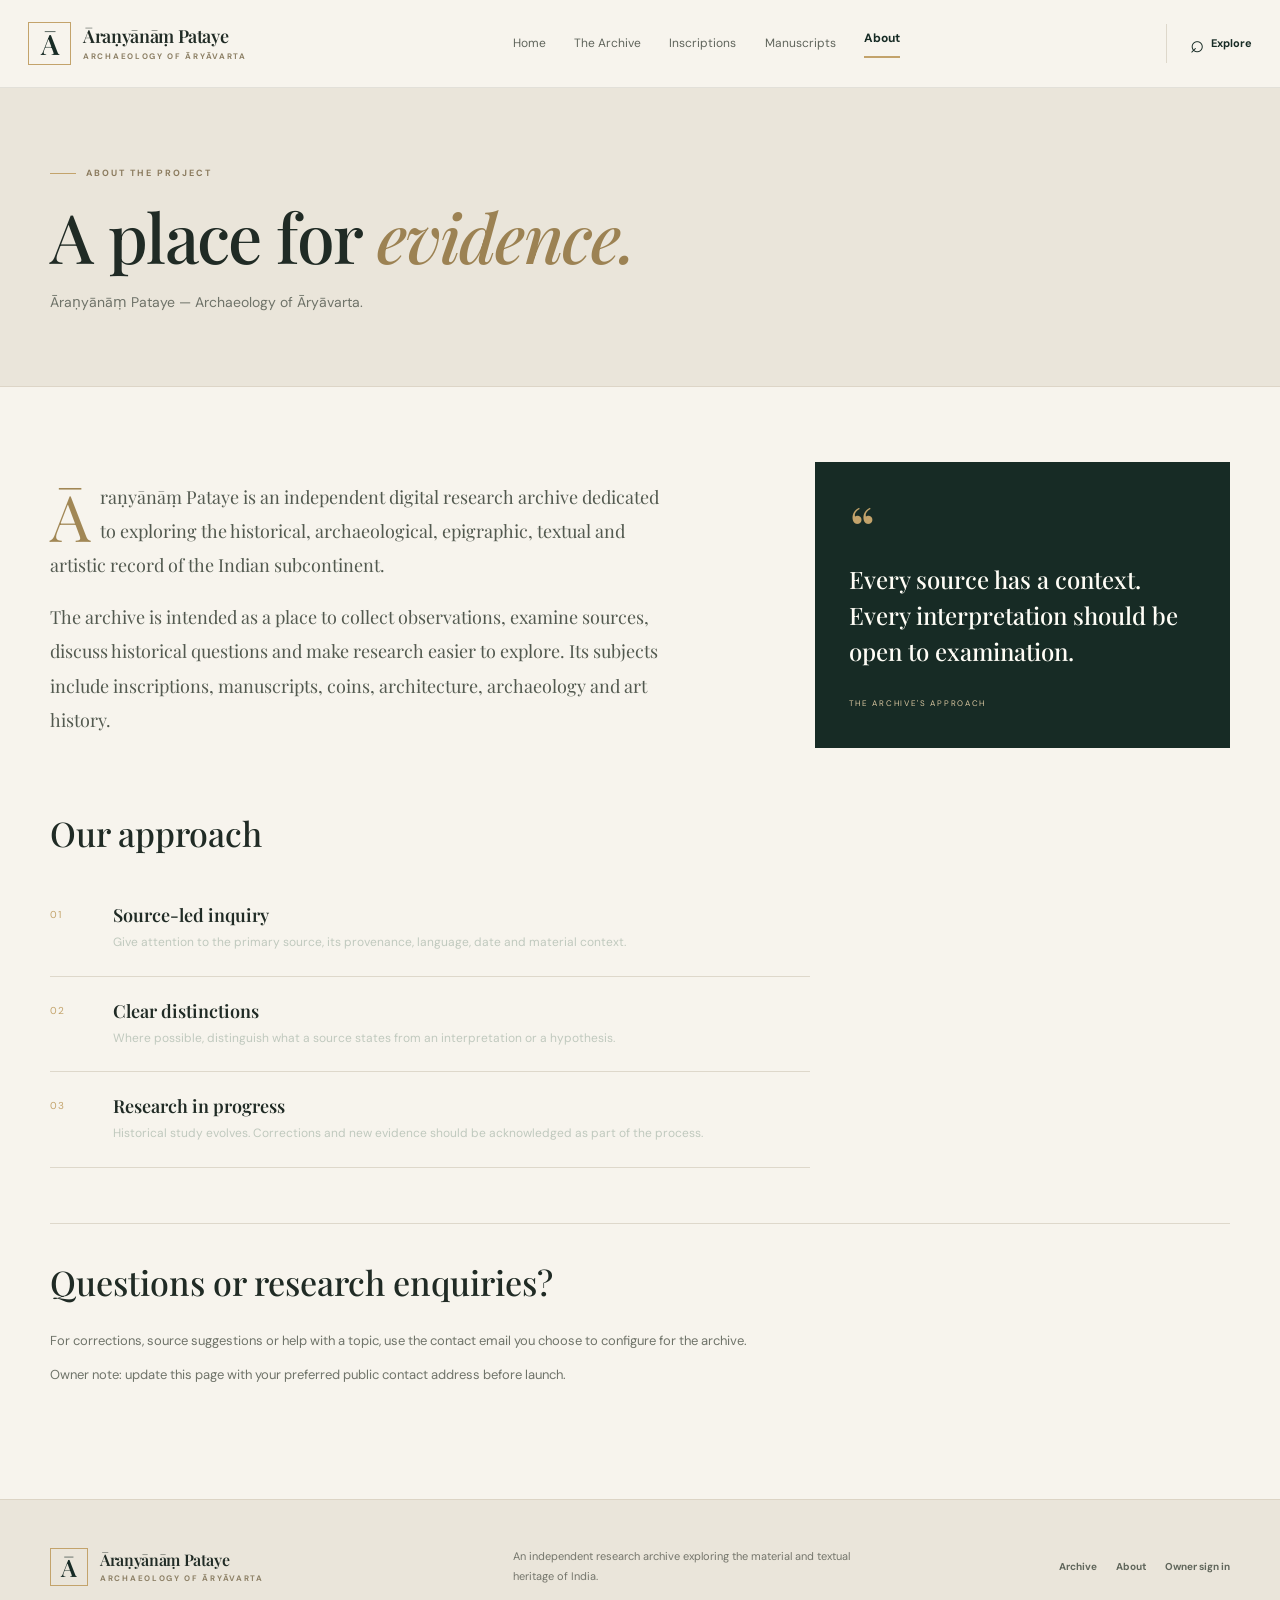
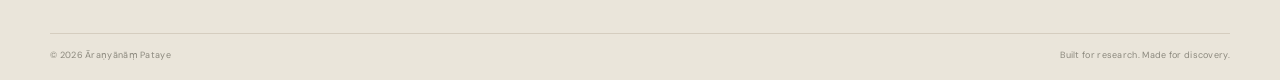
<file: about.html>
<!doctype html>
<html lang="en">
<head><meta charset="utf-8"><meta name="viewport" content="width=device-width, initial-scale=1"><meta name="description" content="About Āraṇyānāṃ Pataye, an independent research archive."><title>About — Āraṇyānāṃ Pataye</title><link rel="preconnect" href="https://fonts.googleapis.com"><link rel="preconnect" href="https://fonts.gstatic.com" crossorigin><link href="https://fonts.googleapis.com/css2?family=DM+Sans:wght@400;500;600;700&family=Playfair+Display:wght@500;600;700&display=swap" rel="stylesheet"><link rel="stylesheet" href="style.css"></head>
<body><header class="site-header"><a class="brand" href="index.html"><span class="brand-mark">Ā</span><span><strong>Āraṇyānāṃ Pataye</strong><small>ARCHAEOLOGY OF ĀRYĀVARTA</small></span></a><button class="menu-toggle" id="menuToggle" aria-label="Open navigation" aria-expanded="false">☰</button><nav class="main-nav" id="mainNav"><a href="index.html">Home</a><a href="articles.html">The Archive</a><a href="articles.html?category=Inscriptions">Inscriptions</a><a href="articles.html?category=Manuscripts">Manuscripts</a><a class="active" href="about.html">About</a></nav><a class="header-search" href="articles.html">⌕ <span>Explore</span></a></header>
<main><section class="page-masthead"><div class="wrap"><p class="eyebrow"><span class="eyebrow-line"></span> ABOUT THE PROJECT</p><h1>A place for <em>evidence.</em></h1><p>Āraṇyānāṃ Pataye — Archaeology of Āryāvarta.</p></div></section><section class="about-body wrap"><div class="about-lead"><p class="dropcap">Āraṇyānāṃ Pataye is an independent digital research archive dedicated to exploring the historical, archaeological, epigraphic, textual and artistic record of the Indian subcontinent.</p><p>The archive is intended as a place to collect observations, examine sources, discuss historical questions and make research easier to explore. Its subjects include inscriptions, manuscripts, coins, architecture, archaeology and art history.</p></div><aside class="about-quote"><span>“</span><p>Every source has a context. Every interpretation should be open to examination.</p><small>THE ARCHIVE'S APPROACH</small></aside><div class="about-principles"><h2>Our approach</h2><div class="principle"><span>01</span><div><h3>Source-led inquiry</h3><p>Give attention to the primary source, its provenance, language, date and material context.</p></div></div><div class="principle"><span>02</span><div><h3>Clear distinctions</h3><p>Where possible, distinguish what a source states from an interpretation or a hypothesis.</p></div></div><div class="principle"><span>03</span><div><h3>Research in progress</h3><p>Historical study evolves. Corrections and new evidence should be acknowledged as part of the process.</p></div></div></div><div class="about-contact"><h2>Questions or research enquiries?</h2><p>For corrections, source suggestions or help with a topic, use the contact email you choose to configure for the archive.</p><p class="muted-note">Owner note: update this page with your preferred public contact address before launch.</p></div></section></main>
<footer class="site-footer"><div class="wrap footer-top"><a class="brand brand-footer" href="index.html"><span class="brand-mark">Ā</span><span><strong>Āraṇyānāṃ Pataye</strong><small>ARCHAEOLOGY OF ĀRYĀVARTA</small></span></a><p>An independent research archive exploring the material and textual heritage of India.</p><div class="footer-links"><a href="articles.html">Archive</a><a href="about.html">About</a><a href="admin.html">Owner sign in</a></div></div><div class="wrap footer-bottom"><span>© <span id="year"></span> Āraṇyānāṃ Pataye</span><span>Built for research. Made for discovery.</span></div></footer><script type="module" src="app.js"></script></body></html>
</file>
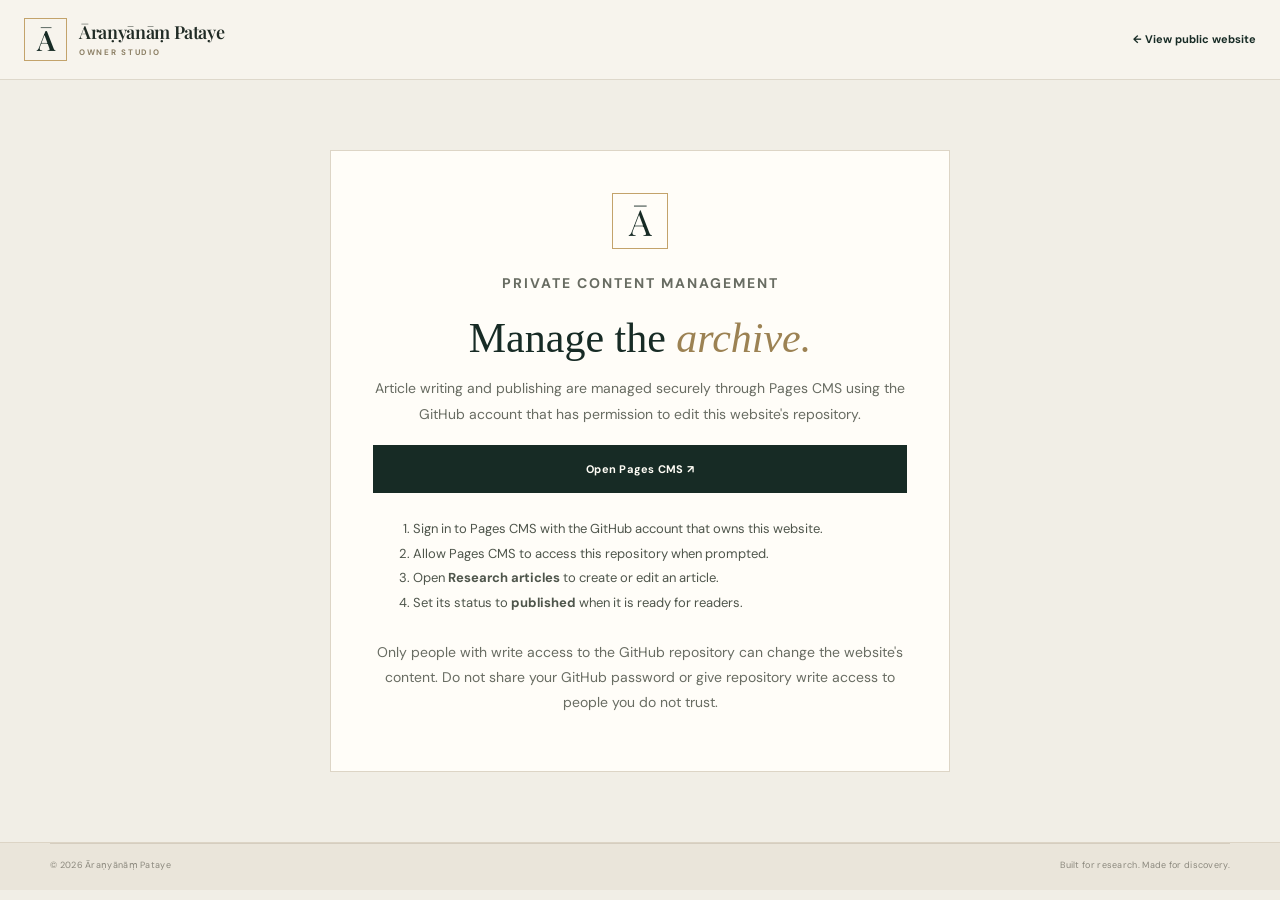
<file: admin.html>
<!doctype html>
<html lang="en">
<head>
  <meta charset="utf-8">
  <meta name="viewport" content="width=device-width, initial-scale=1">
  <meta name="robots" content="noindex,nofollow">
  <meta name="theme-color" content="#172b25">
  <title>Owner Studio — Āraṇyānāṃ Pataye</title>
  <link rel="preconnect" href="https://fonts.googleapis.com">
  <link rel="preconnect" href="https://fonts.gstatic.com" crossorigin>
  <link href="https://fonts.googleapis.com/css2?family=DM+Sans:wght@400;500;600;700&family=Playfair+Display:wght@500;600;700&display=swap" rel="stylesheet">
  <link rel="stylesheet" href="style.css">
  <style>
    .cms-panel{width:min(620px,calc(100% - 32px));margin:70px auto;background:#fffdf8;padding:42px;border:1px solid #ddd5c6;text-align:center}
    .cms-panel h1{font:500 42px/1.15 Georgia,serif;margin:10px 0 14px;color:#172b25}
    .cms-panel h1 em{color:#9c8253}.cms-panel p{font-size:14px;line-height:1.8;color:#686c62}
    .cms-steps{text-align:left;line-height:1.9;font-size:13px;color:#4e554b;margin:24px 0}
    @media(max-width:520px){.cms-panel{padding:28px 20px;margin:35px auto}.cms-panel h1{font-size:34px}}
  </style>
</head>
<body class="admin-body">
  <header class="admin-topbar">
    <a class="brand" href="index.html"><span class="brand-mark">Ā</span><span><strong>Āraṇyānāṃ Pataye</strong><small>OWNER STUDIO</small></span></a>
    <a class="text-link" href="index.html">← View public website</a>
  </header>
  <main class="cms-panel">
    <div class="login-emblem">Ā</div>
    <p class="eyebrow centered">PRIVATE CONTENT MANAGEMENT</p>
    <h1>Manage the <em>archive.</em></h1>
    <p>Article writing and publishing are managed securely through Pages CMS using the GitHub account that has permission to edit this website's repository.</p>
    <a class="button button-dark full-button" href="https://app.pagescms.org/" target="_blank" rel="noopener">Open Pages CMS ↗</a>
    <ol class="cms-steps">
      <li>Sign in to Pages CMS with the GitHub account that owns this website.</li>
      <li>Allow Pages CMS to access this repository when prompted.</li>
      <li>Open <strong>Research articles</strong> to create or edit an article.</li>
      <li>Set its status to <strong>published</strong> when it is ready for readers.</li>
    </ol>
    <p class="muted-note">Only people with write access to the GitHub repository can change the website's content. Do not share your GitHub password or give repository write access to people you do not trust.</p>
  </main>
  <footer class="site-footer"><div class="wrap footer-bottom"><span>© <span id="year"></span> Āraṇyānāṃ Pataye</span><span>Built for research. Made for discovery.</span></div></footer>
  <script>document.getElementById('year').textContent = new Date().getFullYear();</script>
</body>
</html>
</file>
<file: style.css>
/* ĀRAṆYĀNĀṂ PATAYE — editorial heritage archive */
:root{--ink:#202b25;--forest:#172b25;--forest-2:#243c32;--gold:#c3a36b;--gold-light:#e2d0a8;--paper:#f7f4ed;--paper-2:#eee8dc;--white:#fffdf8;--muted:#77796f;--line:#ded8cb;--serif:"Playfair Display",Georgia,serif;--sans:"DM Sans",Arial,sans-serif;--shadow:0 18px 50px rgba(24,35,28,.09)}
*{box-sizing:border-box}html{scroll-behavior:smooth}body{margin:0;background:var(--paper);color:var(--ink);font-family:var(--sans);font-size:15px;line-height:1.65}img{max-width:100%;display:block}a{color:inherit;text-decoration:none}button,input,select,textarea{font:inherit}button,a,select{ -webkit-tap-highlight-color:transparent}button{cursor:pointer}.wrap{width:min(1180px,calc(100% - 56px));margin-inline:auto}.hidden{display:none!important}.sr-only{position:absolute;width:1px;height:1px;padding:0;margin:-1px;overflow:hidden;clip:rect(0,0,0,0);white-space:nowrap;border:0}
.announcement{height:31px;background:var(--forest);color:#d8c9a8;display:flex;align-items:center;justify-content:center;gap:14px;font-size:9px;font-weight:700;letter-spacing:1.7px}.announcement span{color:var(--gold)}
.site-header{height:88px;display:flex;align-items:center;justify-content:space-between;padding:0 max(28px,calc((100% - 1280px)/2));gap:28px;background:var(--paper);border-bottom:1px solid rgba(44,55,46,.1);position:relative;z-index:20}.brand{display:inline-flex;align-items:center;gap:12px;flex-shrink:0}.brand-mark{width:43px;height:43px;border:1px solid var(--gold);color:var(--forest);display:grid;place-items:center;font:600 28px var(--serif);line-height:1}.brand strong{display:block;font:600 18px var(--serif);letter-spacing:-.35px;white-space:nowrap}.brand small{display:block;font-size:8px;letter-spacing:1.7px;font-weight:700;color:#8d8066;margin-top:2px}.main-nav{display:flex;align-items:center;gap:clamp(15px,2.2vw,32px)}.main-nav a{font-size:12px;color:#60655c;transition:color .2s;white-space:nowrap}.main-nav a:hover,.main-nav a.active{color:var(--forest);font-weight:700}.main-nav a.active:after{content:"";display:block;height:2px;background:var(--gold);margin-top:8px}.header-search{border-left:1px solid var(--line);padding-left:23px;font-size:24px;display:flex;gap:7px;align-items:center;color:var(--forest)}.header-search span{font-size:11px;font-weight:700}.menu-toggle{display:none;border:1px solid var(--line);background:transparent;padding:8px 11px;color:var(--forest)}
.hero{min-height:640px;height:min(760px,76vw);position:relative;overflow:hidden;background:#172a24;color:#fff}.hero-image{position:absolute;inset:0;background-image:url("https://images.unsplash.com/photo-1603565816030-6b389eeb23cb?auto=format&fit=crop&w=2200&q=90");background-size:cover;background-position:center 46%;filter:saturate(.72)}.hero-shade{position:absolute;inset:0;background:linear-gradient(90deg,rgba(12,28,23,.94) 0%,rgba(14,30,25,.8) 42%,rgba(14,30,25,.24) 100%),linear-gradient(0deg,rgba(14,30,25,.55),transparent 42%)}.hero-content{position:relative;z-index:1;padding-top:clamp(90px,12vw,154px)}.eyebrow{display:flex;align-items:center;gap:10px;font-size:9px;font-weight:700;letter-spacing:2px;color:#8b7b5e;margin:0 0 18px}.eyebrow.light{color:#d9c7a1}.eyebrow.centered{justify-content:center}.eyebrow-line{width:26px;height:1px;background:var(--gold);display:inline-block}.hero h1{font:500 clamp(42px,6.2vw,78px)/1.1 var(--serif);letter-spacing:-1.8px;margin:0;max-width:780px}.hero h1 em,.intro-grid h2 em,.closing-cta h2 em,.page-masthead h1 em,.dashboard-heading h1 em,.login-panel h1 em{color:var(--gold-light);font-weight:500}.hero-copy{font-size:15px;line-height:1.9;color:#e0e4dc;max-width:510px;margin:25px 0 30px}.hero-actions{display:flex;align-items:center;gap:30px}.button{min-height:48px;display:inline-flex;justify-content:center;align-items:center;gap:22px;padding:0 22px;border:1px solid transparent;font-size:11px;letter-spacing:.25px;font-weight:700;transition:transform .2s,background .2s,color .2s,border-color .2s}.button:hover{transform:translateY(-2px)}.button span{font-size:17px}.button-gold{background:var(--gold);color:#17261f}.button-gold:hover{background:#d3b780}.button-dark{background:var(--forest);color:#fffdf6}.button-dark:hover{background:#2d473a}.button-outline{border-color:#bdb5a5;background:transparent;color:var(--forest)}.button-outline:hover{background:var(--paper-2)}.text-link{display:inline-flex;align-items:center;gap:12px;font-size:11px;font-weight:700;border:0;background:none;padding:0;color:var(--forest)}.text-link span{font-size:16px;transition:transform .2s}.text-link:hover span{transform:translate(3px,-2px)}.light-link{color:#fff}.hero-note{margin-top:68px;color:#d3d7ce;font-size:10px;letter-spacing:.7px;display:flex;align-items:center;gap:10px}.note-dot{width:6px;height:6px;border-radius:50%;background:var(--gold)}.hero-index{position:absolute;right:30px;bottom:28px;font-size:9px;letter-spacing:2px;color:#d6d9cf}.hero-index span{color:var(--gold)}
.intro-section{padding-top:108px;padding-bottom:110px}.section-kicker{display:flex;align-items:center;gap:12px;color:#887b64;font-size:9px;font-weight:700;letter-spacing:1.8px}.section-kicker>span:first-child{color:var(--gold)}.kicker-rule{height:1px;width:32px;background:var(--gold)}.intro-grid{display:grid;grid-template-columns:1.1fr .9fr;gap:10%;align-items:end;margin-top:35px}.intro-grid h2,.section-heading h2,.closing-cta h2{font:500 clamp(34px,4.4vw,52px)/1.2 var(--serif);letter-spacing:-1px;margin:0}.intro-grid h2 em,.closing-cta h2 em{color:#9e8556}.intro-copy p{color:#666c63;line-height:1.95;margin:0 0 22px;font-size:14px}.featured-section{background:#efebe2;padding:92px 0 105px}.section-heading{display:flex;align-items:end;justify-content:space-between;gap:30px;margin-bottom:34px}.section-heading h2{font-size:clamp(32px,4vw,44px)}.section-heading .eyebrow{margin-bottom:12px}.article-grid{display:grid;grid-template-columns:repeat(3,minmax(0,1fr));gap:24px}.article-card{background:var(--white);border:1px solid rgba(60,62,51,.09);min-width:0;transition:transform .25s,box-shadow .25s}.article-card:hover{transform:translateY(-4px);box-shadow:var(--shadow)}.card-image-link{display:block}.card-image{height:225px;position:relative;overflow:hidden;background:#d9d1c1}.card-image img{width:100%;height:100%;object-fit:cover;transition:transform .5s}.article-card:hover .card-image img{transform:scale(1.04)}.card-image-arrow{position:absolute;right:14px;bottom:14px;width:34px;height:34px;display:grid;place-items:center;background:var(--paper);color:var(--forest);font-size:18px}.card-body{padding:23px 24px 25px}.card-meta{display:flex;align-items:center;justify-content:space-between;gap:10px;font-size:9px;color:#8b8a7f;letter-spacing:.6px}.category-label{color:#98794a;text-transform:uppercase;font-size:9px;font-weight:700;letter-spacing:1.4px}.card-body h3{font:600 23px/1.3 var(--serif);letter-spacing:-.3px;margin:15px 0 10px}.card-body h3 a:hover{color:#98794a}.card-body>p{font-size:12px;color:#77796f;line-height:1.8;min-height:44px;margin:0 0 20px}.card-read-link{display:flex;justify-content:space-between;align-items:center;padding-top:14px;border-top:1px solid var(--line);font-size:10px;font-weight:700;color:var(--forest)}.card-read-link span{font-size:16px;color:#9d8253}.loading-state{padding:55px 20px;text-align:center;color:var(--muted);grid-column:1/-1}.empty-home{grid-column:1/-1;padding:50px 35px;background:#f8f5ee;border:1px dashed #d4c9b5}.empty-home h3{font:500 26px var(--serif);margin:0 0 10px}.empty-home p:last-child{color:var(--muted);font-size:13px}.config-warning{grid-column:1/-1;padding:24px;background:#f5ead2;border:1px solid #d9bd84;color:#57482c}.config-warning p{font-size:13px;margin-bottom:0}.config-warning code{font-size:12px}
.categories-section{padding-top:100px;padding-bottom:110px}.heading-note{font-size:12px;line-height:1.8;color:#77796f;margin:0 0 5px}.category-grid{display:grid;grid-template-columns:repeat(3,1fr);gap:13px}.category-tile{min-height:205px;position:relative;padding:24px;background:#e9e3d7;border:1px solid rgba(55,60,49,.08);display:flex;flex-direction:column;align-items:flex-start;overflow:hidden;transition:transform .2s,background .2s}.category-tile:hover{transform:translateY(-3px);background:#e1d8c7}.tile-number{font-size:9px;letter-spacing:1.5px;color:#8e8066}.tile-icon{font:34px var(--serif);color:#9d8557;margin-top:10px}.tile-title{font:600 22px var(--serif);margin-top:3px}.tile-desc{font-size:11px;color:#77776d;margin-top:2px}.tile-arrow{position:absolute;right:23px;bottom:22px;font-size:20px;color:#8f7951}.tile-manuscripts{background:#e3e6da}.tile-manuscripts:hover{background:#dce0d0}.tile-coins{background:#e9dfce}.tile-architecture{background:#dfe5df}.tile-architecture:hover{background:#d4ddd5}.tile-iconography{background:#e9e1e2}.tile-archaeology{background:#e4e0d6}
.principles-section{background:var(--forest);color:#fffdf6;padding:95px 0 100px}.principles-grid{display:grid;grid-template-columns:.9fr 1.1fr;gap:12%}.principles-grid h2{font:500 clamp(38px,4.5vw,54px)/1.18 var(--serif);margin:0}.principles-grid h2 em{color:var(--gold-light)}.principle-list{border-top:1px solid rgba(255,255,255,.18)}.principle{display:grid;grid-template-columns:45px 1fr;gap:18px;padding:22px 0;border-bottom:1px solid rgba(255,255,255,.18)}.principle>span{font-size:10px;color:var(--gold);letter-spacing:1px;padding-top:4px}.principle h3{font:600 18px var(--serif);margin:0 0 5px}.principle p{font-size:12px;color:#c0c9be;margin:0;line-height:1.8}.closing-cta{padding-top:95px;padding-bottom:95px;display:flex;justify-content:space-between;align-items:center;gap:30px}.closing-cta .eyebrow{margin-bottom:14px}
.site-footer{background:#eae5da;border-top:1px solid #dcd4c5}.footer-top{display:grid;grid-template-columns:1fr 1.2fr auto;gap:45px;align-items:center;padding-top:36px;padding-bottom:35px}.brand-footer .brand-mark{width:38px;height:38px;font-size:24px}.brand-footer strong{font-size:16px}.footer-top>p{max-width:350px;font-size:11px;line-height:1.8;color:#74756b}.footer-links{display:flex;gap:19px}.footer-links a{font-size:10px;font-weight:700;color:#60665b}.footer-links a:hover{color:#9c7e4b}.footer-bottom{border-top:1px solid #d5cdbf;display:flex;justify-content:space-between;padding-top:14px;padding-bottom:17px;font-size:9px;letter-spacing:.3px;color:#8b887d}
.page-masthead{background:#eae5da;padding:78px 0 72px;border-bottom:1px solid #ddd5c7}.page-masthead h1{font:500 clamp(44px,6vw,68px)/1.1 var(--serif);letter-spacing:-1.6px;margin:0 0 17px}.page-masthead h1 em{color:#9c8253}.page-masthead>div>p:last-child{color:#6f7369;max-width:600px;font-size:14px;margin:0}.archive-section{padding-top:40px;padding-bottom:100px}.archive-tools{display:grid;grid-template-columns:1fr 190px 170px;gap:12px}.search-field{height:52px;display:flex;align-items:center;gap:13px;padding:0 16px;border:1px solid #d7d0c2;background:var(--white);color:#8c7956}.search-field>span{font-size:23px}.search-field input{flex:1;min-width:0;border:0;outline:0;background:transparent;color:var(--ink);font-size:12px}.search-field kbd{font-size:8px;letter-spacing:1px;color:#8e887b}.filter-select select{height:52px;width:100%;border:1px solid #d7d0c2;background:var(--white);padding:0 13px;color:#62665c;font-size:11px;outline-color:var(--gold)}.archive-status{display:flex;justify-content:space-between;align-items:center;margin:28px 0 18px;color:#898679;font-size:9px;letter-spacing:1.3px}.archive-grid{grid-template-columns:repeat(3,minmax(0,1fr));row-gap:26px}.empty-state{text-align:center;padding:65px 20px;grid-column:1/-1}.empty-symbol{font:44px var(--serif);color:var(--gold)}.empty-state h2{font:500 30px var(--serif);margin:8px 0}.empty-state p{font-size:13px;color:#77796f;margin-bottom:25px}.article-loading{padding:130px 20px}
.article-hero{padding-top:45px;padding-bottom:38px;max-width:900px}.back-link{font-size:11px;font-weight:700;color:#797b70;display:inline-block;margin-bottom:42px}.back-link:hover{color:#a18451}.article-head-meta{display:flex;gap:17px;align-items:center;flex-wrap:wrap;color:#8b887d;font-size:10px}.article-hero h1{font:500 clamp(38px,6vw,64px)/1.13 var(--serif);letter-spacing:-1.5px;max-width:860px;margin:20px 0 18px}.article-deck{font:400 17px/1.8 var(--serif);color:#77796f;max-width:750px;margin:0 0 26px}.article-byline{display:flex;align-items:center;gap:10px}.byline-mark{width:34px;height:34px;border:1px solid var(--gold);display:grid;place-items:center;font:22px var(--serif)}.article-byline strong{display:block;font:600 12px var(--serif)}.article-byline small{display:block;font-size:8px;letter-spacing:1.2px;color:#8d8066}.article-cover{max-width:1100px}.article-cover img{width:100%;max-height:600px;object-fit:cover;background:#ddd5c5}.article-reading{max-width:790px;padding-top:58px;padding-bottom:85px}.article-prose{font:400 18px/1.95 var(--serif);color:#343d34;overflow-wrap:anywhere}.article-prose h2{font:600 32px/1.25 var(--serif);margin:50px 0 15px;color:#1d3026}.article-prose h3{font:600 24px/1.3 var(--serif);margin:36px 0 12px}.article-prose p{margin:0 0 24px}.article-prose a{color:#8b6f40;text-decoration:underline}.article-prose blockquote{border-left:2px solid var(--gold);padding:5px 0 5px 23px;margin:30px 0;color:#6c6e62;font-style:italic}.article-prose ul,.article-prose ol{padding-left:28px;margin-bottom:25px}.article-prose li{margin:8px 0}.article-prose figure{margin:35px 0}.article-prose figure img{max-width:100%;height:auto;margin:0 auto}.article-prose figcaption{font:italic 12px var(--sans);text-align:center;color:#77796f;margin-top:10px}.article-endnote{margin-top:55px;padding:25px;background:#eee8dc;text-align:center}.article-endnote span{font-size:20px;color:#9e8556}.article-endnote p{font:italic 17px var(--serif);margin:7px 0 0}.article-footer-actions{display:flex;justify-content:space-between;gap:20px;margin-top:30px;padding-top:20px;border-top:1px solid var(--line)}.copy-link{cursor:pointer}.related-section{background:#efebe2;padding:75px 0 90px}
.about-body{padding-top:75px;padding-bottom:100px;display:grid;grid-template-columns:1.2fr .8fr;gap:55px 12%}.about-lead p{font:400 18px/1.9 var(--serif);color:#52594f}.about-lead .dropcap:first-letter{float:left;font:64px/0.8 var(--serif);padding:10px 10px 0 0;color:#a18755}.about-quote{background:var(--forest);color:#fffdf6;padding:34px;align-self:start}.about-quote>span{font:64px/1 var(--serif);color:var(--gold)}.about-quote p{font:500 24px/1.5 var(--serif);margin:0 0 20px}.about-quote small{font-size:8px;letter-spacing:1.7px;color:#d9c7a1}.about-principles{grid-column:1/-1;max-width:760px}.about-principles h2,.about-contact h2{font:500 34px var(--serif);margin:0 0 25px}.about-principles .principle{border-color:var(--line)}.about-contact{grid-column:1/-1;border-top:1px solid var(--line);padding-top:35px}.about-contact p{font-size:13px;color:#6f7369}.muted-note{font-size:12px;color:#858478;line-height:1.7}
.admin-body{background:#f1eee6;min-height:100vh}.admin-topbar{height:80px;padding:0 max(24px,calc((100% - 1280px)/2));display:flex;align-items:center;justify-content:space-between;background:var(--paper);border-bottom:1px solid var(--line)}.admin-topbar .text-link{font-size:11px}.admin-shell{width:min(1250px,calc(100% - 40px));margin:45px auto 90px}.login-panel{width:min(440px,100%);margin:55px auto;background:var(--white);padding:42px;border:1px solid var(--line);box-shadow:0 15px 55px rgba(20,40,29,.05)}.login-emblem{width:56px;height:56px;margin:0 auto 22px;display:grid;place-items:center;border:1px solid var(--gold);font:36px var(--serif);color:var(--forest)}.login-panel h1{text-align:center;font:500 40px var(--serif);margin:0}.login-panel h1 em{color:#9c8253}.login-subtitle{text-align:center;font-size:12px;color:#77796f;margin:8px 0 30px}.stack-form{display:flex;flex-direction:column;gap:17px}.stack-form label{display:flex;flex-direction:column;gap:7px;font-size:11px;font-weight:700;color:#4e554b}.stack-form input:not([type=file]),.stack-form select,.stack-form textarea{width:100%;border:1px solid #d7d0c2;background:#fffdf8;padding:12px 13px;color:var(--ink);font-size:12px;font-weight:400;outline:none;border-radius:0}.stack-form input:focus,.stack-form select:focus,.stack-form textarea:focus{border-color:#aa8d58;box-shadow:0 0 0 2px rgba(195,163,107,.12)}.full-button{width:100%;margin-top:4px}.subtle-button{border:0;background:transparent;color:#8c7348;font-size:11px;font-weight:700;align-self:center;padding:5px}.subtle-button:hover{text-decoration:underline}.security-note{border-top:1px solid var(--line);padding-top:18px;margin:25px 0 0;font-size:10px;color:#7c7d72;text-align:center}.security-note span{color:#a18451}.form-message{font-size:12px;margin:0;color:#74776b;line-height:1.6}.form-message.error{color:#a43d31}.form-message.success{color:#2c6c47}
.dashboard-heading{display:flex;justify-content:space-between;align-items:center;gap:25px;margin-bottom:28px}.dashboard-heading h1{font:500 46px var(--serif);margin:0}.dashboard-heading h1 em{color:#9c8253}.dashboard-heading>div>p:last-child{font-size:12px;color:#797b70;margin:8px 0 0}.dashboard-stats{display:grid;grid-template-columns:repeat(3,1fr);gap:14px;margin-bottom:28px}.dashboard-stats>div{background:var(--white);border:1px solid var(--line);padding:18px 22px}.dashboard-stats span{display:block;font:500 30px var(--serif);color:var(--forest)}.dashboard-stats small{font-size:10px;color:#77796f}.studio-grid{display:grid;grid-template-columns:minmax(0,1.45fr) minmax(300px,.75fr);gap:22px;align-items:start}.editor-panel,.manage-panel{background:var(--white);border:1px solid var(--line);padding:26px}.panel-heading{display:flex;align-items:center;justify-content:space-between;gap:14px;border-bottom:1px solid var(--line);padding-bottom:18px;margin-bottom:22px}.panel-heading .eyebrow{margin-bottom:6px}.panel-heading h2{font:500 25px var(--serif);margin:0}.draft-indicator{font-size:8px;letter-spacing:1px;color:#8c7348;border:1px solid #d8c6a2;padding:6px 8px}.form-row{display:grid;grid-template-columns:1fr 1fr;gap:14px}.label-note{font-size:10px;color:#88877b;font-weight:400}.stack-form input[type=file]{font-size:11px;color:#777;max-width:100%}.cover-preview{border:1px solid var(--line);padding:10px}.cover-preview img{width:100%;max-height:250px;object-fit:contain;background:#f2eee5}.cover-preview .subtle-button{margin-top:7px}.editor-toolbar{display:flex;gap:5px;flex-wrap:wrap;padding:8px;background:#eee9df;border:1px solid #d7d0c2;border-bottom:0}.editor-toolbar button{min-width:34px;min-height:31px;border:1px solid transparent;background:transparent;color:#485247;padding:4px 8px;font-size:11px}.editor-toolbar button:hover{background:#fffdf8;border-color:#d5cbb8}.article-editor{min-height:340px;max-height:700px;overflow:auto;border:1px solid #d7d0c2;background:#fffdf8;padding:18px;font:16px/1.8 var(--serif);outline:none}.article-editor:empty:before{content:attr(data-placeholder);color:#aaa79b}.article-editor h2{font:600 28px var(--serif)}.article-editor h3{font:600 22px var(--serif)}.article-editor img{max-width:100%;height:auto}.article-editor figure{margin:25px 0}.article-editor figcaption{font:italic 12px var(--sans);color:#777;text-align:center}.editor-help{font-size:10px;color:#8b887d;margin:8px 0 0}.editor-actions{display:flex;justify-content:flex-end;gap:9px;flex-wrap:wrap;margin-top:8px}.editor-actions .button{min-height:42px;padding:0 15px;font-size:10px}.icon-button{width:34px;height:34px;border:1px solid var(--line);background:transparent;color:var(--forest);font-size:20px}.manage-list{display:flex;flex-direction:column}.manage-item{padding:16px 0;border-bottom:1px solid var(--line)}.manage-item:first-child{padding-top:0}.manage-item-top{display:flex;justify-content:space-between;gap:10px;align-items:center;font-size:9px;color:#8b887d}.status-pill{display:inline-block;padding:4px 7px;font-size:8px;text-transform:uppercase;letter-spacing:.8px}.status-published{background:#e0ebdf;color:#2d6b47}.status-draft{background:#f1e6ce;color:#896b35}.manage-item h3{font:600 18px/1.3 var(--serif);margin:9px 0 3px}.manage-item>p{font-size:10px;color:#88877b;margin:0 0 10px}.manage-actions{display:flex;gap:8px;flex-wrap:wrap}.manage-actions button{border:1px solid var(--line);background:transparent;padding:6px 9px;font-size:9px;color:#5b6257}.manage-actions button:hover{background:#eee9df}.manage-actions .danger-action{color:#a43d31}.manage-empty{text-align:center;padding:30px 8px}.manage-empty>span{font-size:28px;color:var(--gold)}.manage-empty h3{font:500 22px var(--serif);margin:8px 0}.manage-empty p{font-size:11px;color:#88877b}
@media(max-width:1000px){.site-header{padding-inline:24px;gap:15px}.main-nav{gap:14px}.main-nav a{font-size:11px}.brand strong{font-size:16px}.header-search{padding-left:14px}.header-search span{display:none}.article-grid{gap:16px}.card-image{height:190px}.card-body{padding:18px}.card-body h3{font-size:21px}.studio-grid{grid-template-columns:minmax(0,1.2fr) minmax(270px,.8fr);gap:14px}.editor-panel,.manage-panel{padding:20px}}
@media(max-width:800px){.wrap{width:min(100% - 36px,650px)}.announcement{font-size:8px;letter-spacing:1px}.site-header{height:76px;padding-inline:18px}.menu-toggle{display:block;margin-left:auto}.main-nav{display:none;position:absolute;left:0;right:0;top:75px;padding:16px 22px 22px;background:var(--paper);border-bottom:1px solid var(--line);box-shadow:0 15px 25px rgba(0,0,0,.06);flex-direction:column;align-items:flex-start;gap:17px}.main-nav.nav-open{display:flex}.main-nav a.active:after{margin-top:4px}.header-search{border:0;padding-left:0}.hero{height:auto;min-height:610px}.hero-content{padding-top:100px;padding-bottom:60px}.hero h1{font-size:clamp(42px,8vw,64px)}.hero-copy{font-size:14px}.hero-note{margin-top:52px}.intro-section{padding-top:75px;padding-bottom:78px}.intro-grid{grid-template-columns:1fr;gap:22px;margin-top:25px}.intro-grid h2{font-size:42px}.featured-section,.principles-section{padding:70px 0}.section-heading{align-items:flex-start}.article-grid{grid-template-columns:repeat(2,minmax(0,1fr))}.featured-grid .article-card:nth-child(3){display:none}.card-image{height:190px}.categories-section{padding-top:75px;padding-bottom:80px}.category-grid{grid-template-columns:repeat(2,minmax(0,1fr))}.category-tile{min-height:185px;padding:19px}.principles-grid{grid-template-columns:1fr;gap:30px}.closing-cta{padding-top:70px;padding-bottom:70px;align-items:flex-start;flex-direction:column}.footer-top{grid-template-columns:1fr 1fr;gap:18px}.footer-top>p{grid-column:1/-1;grid-row:2;margin:0}.footer-links{grid-column:1/-1;grid-row:3}.page-masthead{padding:60px 0}.archive-tools{grid-template-columns:1fr 1fr}.search-field{grid-column:1/-1}.archive-grid{grid-template-columns:repeat(2,minmax(0,1fr))}.about-body{grid-template-columns:1fr;gap:25px;padding-top:50px}.about-quote{max-width:500px}.about-principles,.about-contact{grid-column:auto}.studio-grid{grid-template-columns:1fr}.manage-panel{order:2}.admin-shell{margin-top:25px}.dashboard-heading h1{font-size:39px}}
@media(max-width:520px){.wrap{width:calc(100% - 32px)}.announcement{gap:8px;font-size:7px;letter-spacing:.65px}.brand{gap:8px}.brand-mark{width:37px;height:37px;font-size:24px}.brand strong{font-size:14px}.brand small{font-size:7px;letter-spacing:1.2px}.site-header{padding-inline:12px;gap:10px}.header-search{font-size:20px}.hero{min-height:600px}.hero-content{padding-top:78px}.hero h1{font-size:42px;letter-spacing:-1px}.hero-copy{max-width:350px}.hero-actions{gap:18px;align-items:flex-start;flex-direction:column}.hero-note{margin-top:42px}.hero-index{right:16px;bottom:15px}.intro-grid h2{font-size:36px}.section-heading{flex-direction:column;gap:15px}.section-heading h2{font-size:34px}.article-grid,.archive-grid{grid-template-columns:1fr}.featured-grid .article-card:nth-child(3){display:block}.card-image{height:230px}.card-body{padding:21px}.category-grid{gap:8px}.category-tile{min-height:170px;padding:14px}.tile-title{font-size:18px}.tile-desc{font-size:10px;max-width:130px}.tile-arrow{right:13px;bottom:13px}.tile-icon{font-size:29px}.heading-note{margin:0}.footer-top{grid-template-columns:1fr;gap:17px}.footer-top>p,.footer-links{grid-column:auto;grid-row:auto}.footer-links{flex-wrap:wrap}.footer-bottom{gap:8px;flex-direction:column}.archive-tools{grid-template-columns:1fr}.search-field{grid-column:auto}.archive-status{font-size:8px;letter-spacing:.7px}.page-masthead{padding:48px 0}.page-masthead h1{font-size:44px}.article-hero{padding-top:25px}.back-link{margin-bottom:28px}.article-hero h1{font-size:40px}.article-deck{font-size:15px}.article-cover{width:100%}.article-reading{padding-top:35px;padding-bottom:55px}.article-prose{font-size:17px}.article-prose h2{font-size:27px}.article-footer-actions{flex-direction:column;align-items:flex-start}.login-panel{padding:28px 22px;margin:25px auto}.admin-topbar{padding-inline:14px}.admin-topbar .text-link{font-size:9px}.admin-shell{width:calc(100% - 24px)}.dashboard-heading{align-items:flex-start}.dashboard-heading h1{font-size:34px}.dashboard-heading .button{padding:0 10px;min-height:40px;font-size:9px}.dashboard-stats{gap:7px}.dashboard-stats>div{padding:13px 11px}.dashboard-stats span{font-size:25px}.studio-grid{gap:12px}.editor-panel,.manage-panel{padding:16px}.form-row{grid-template-columns:1fr}.editor-actions{justify-content:stretch}.editor-actions .button{flex:1}.panel-heading h2{font-size:22px}}
</file>
